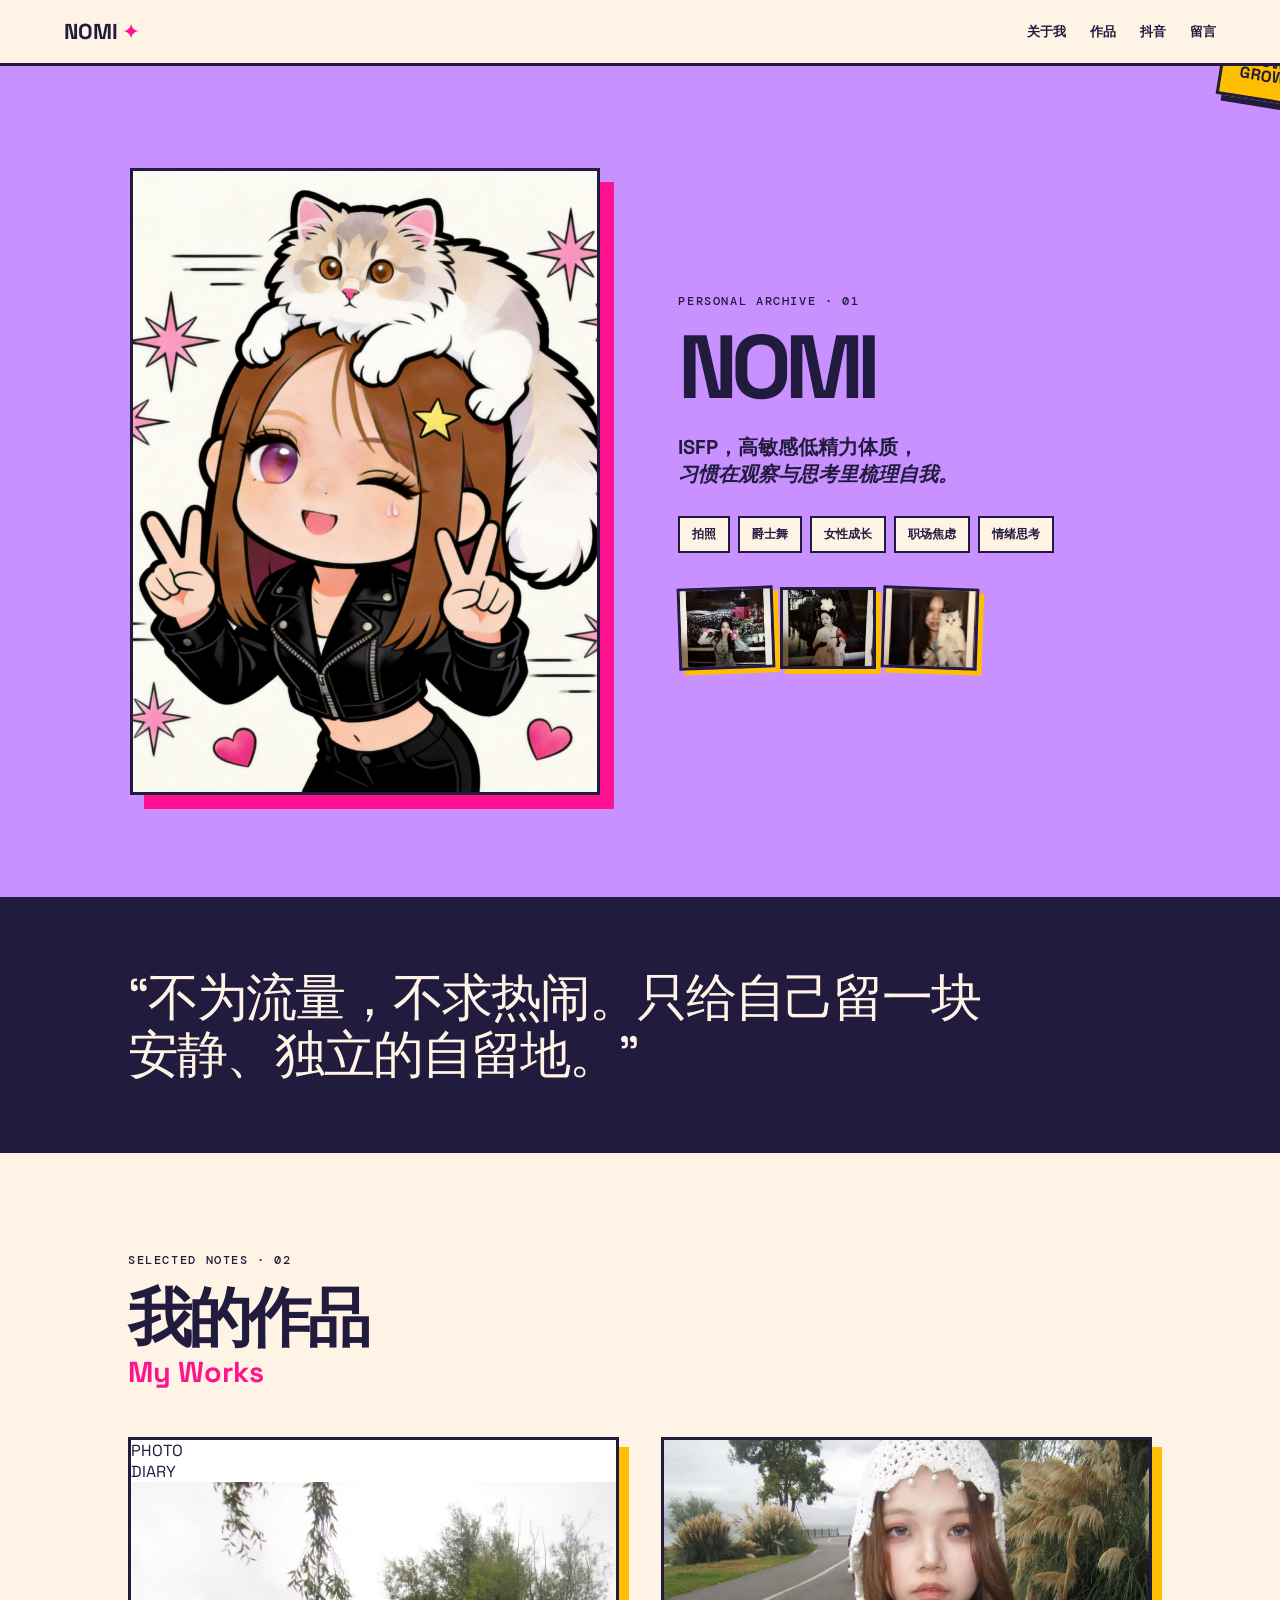
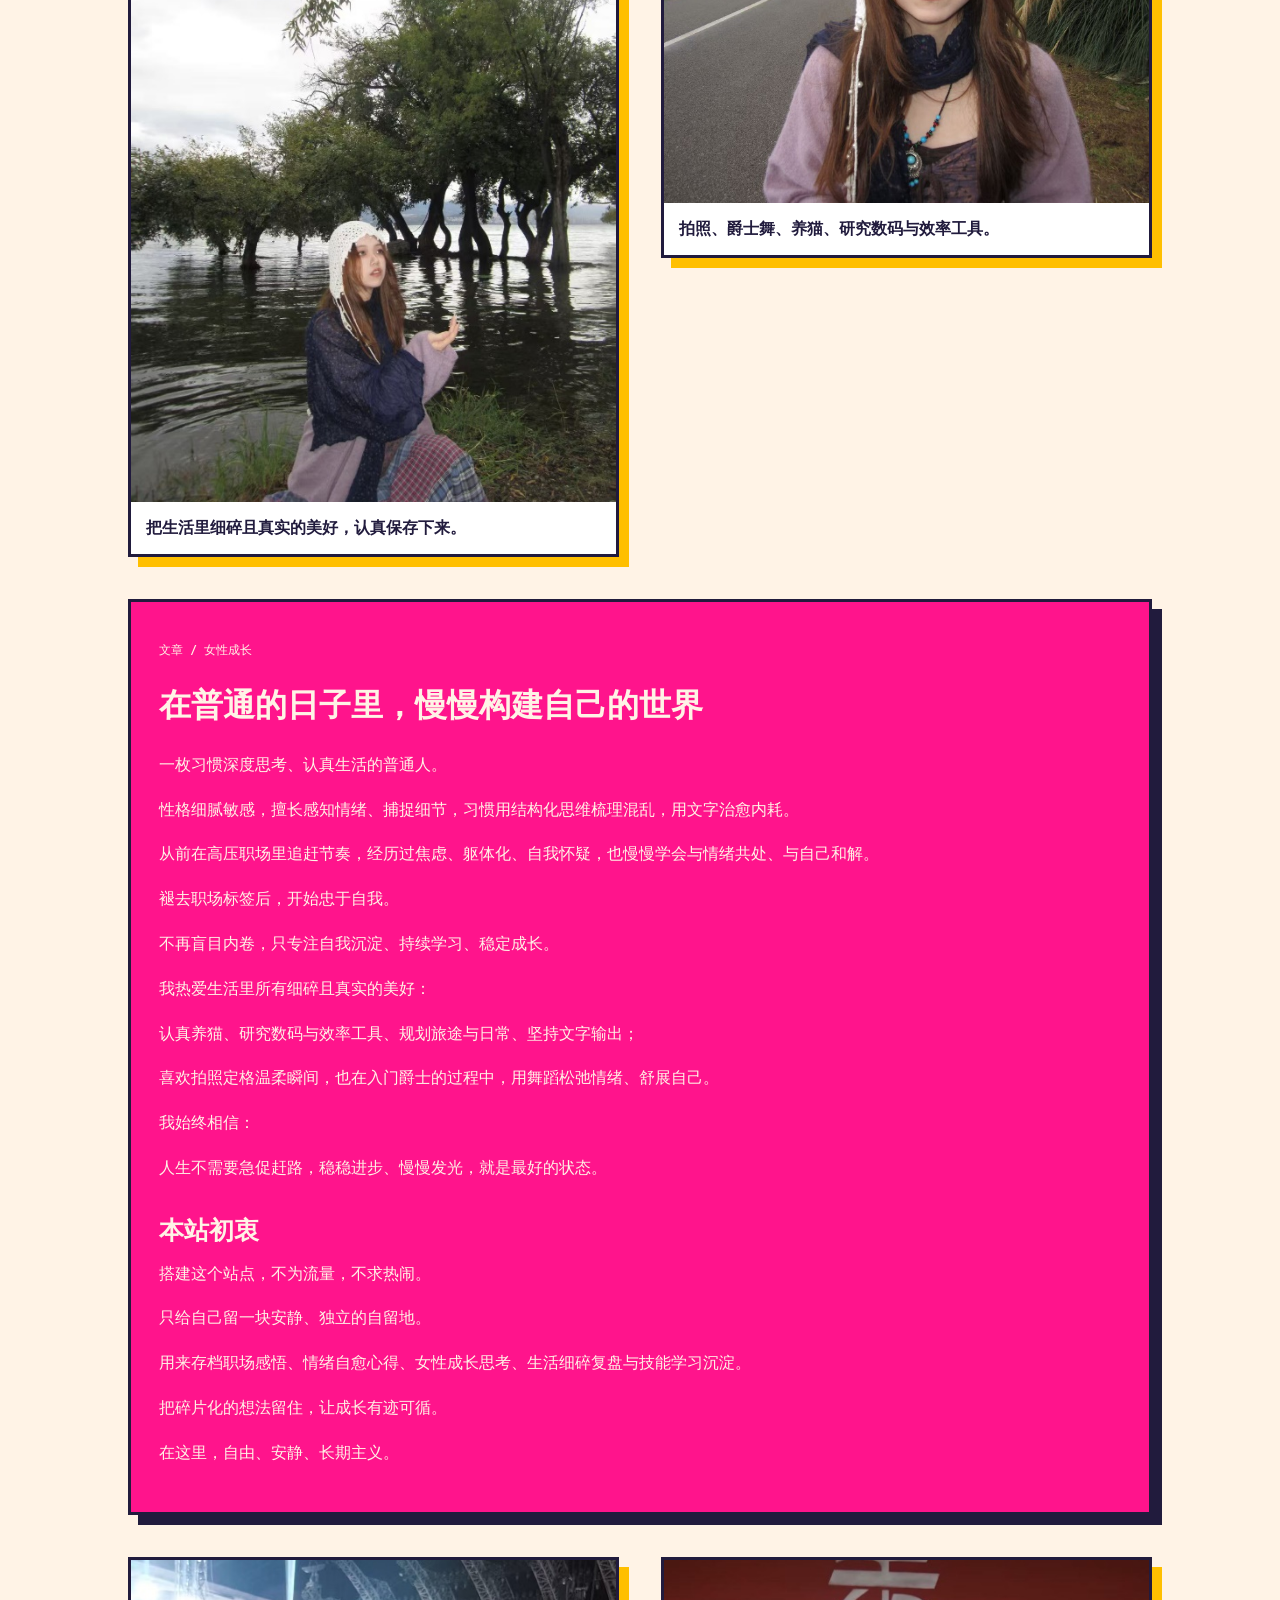
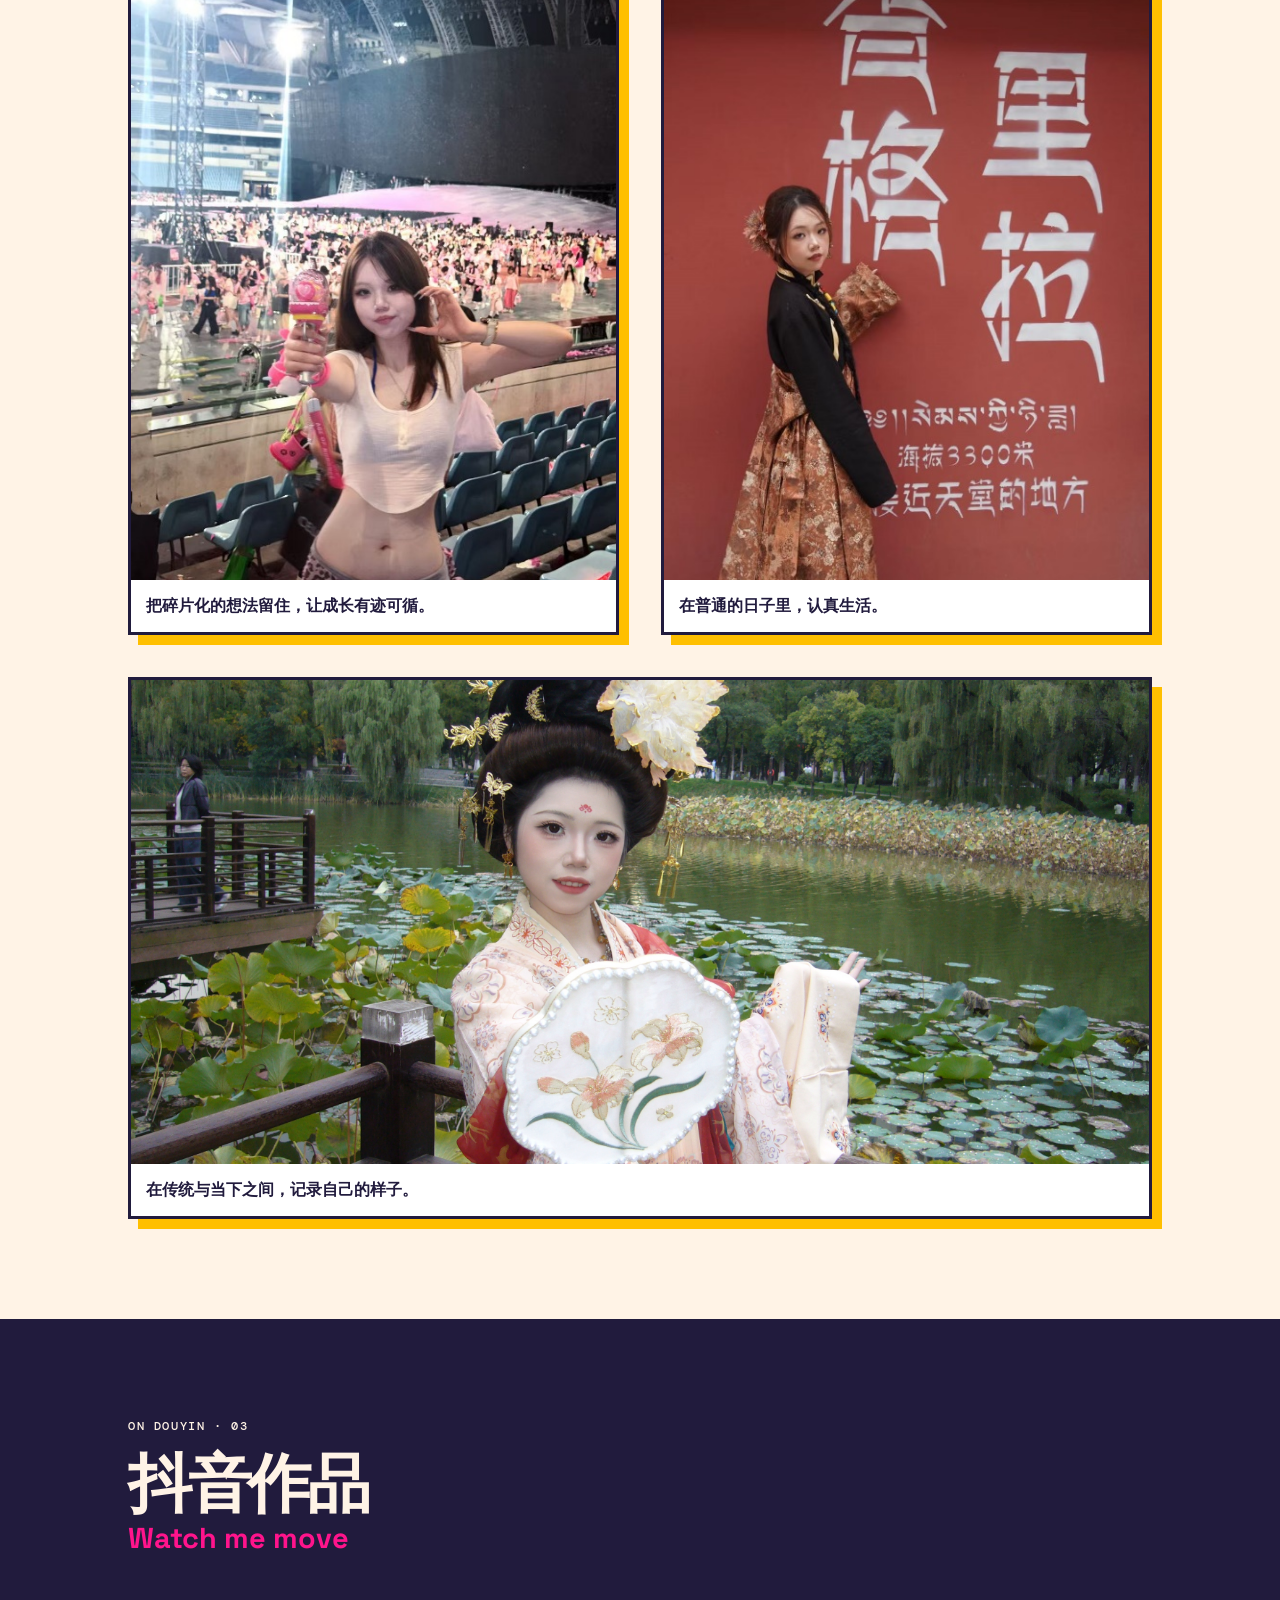
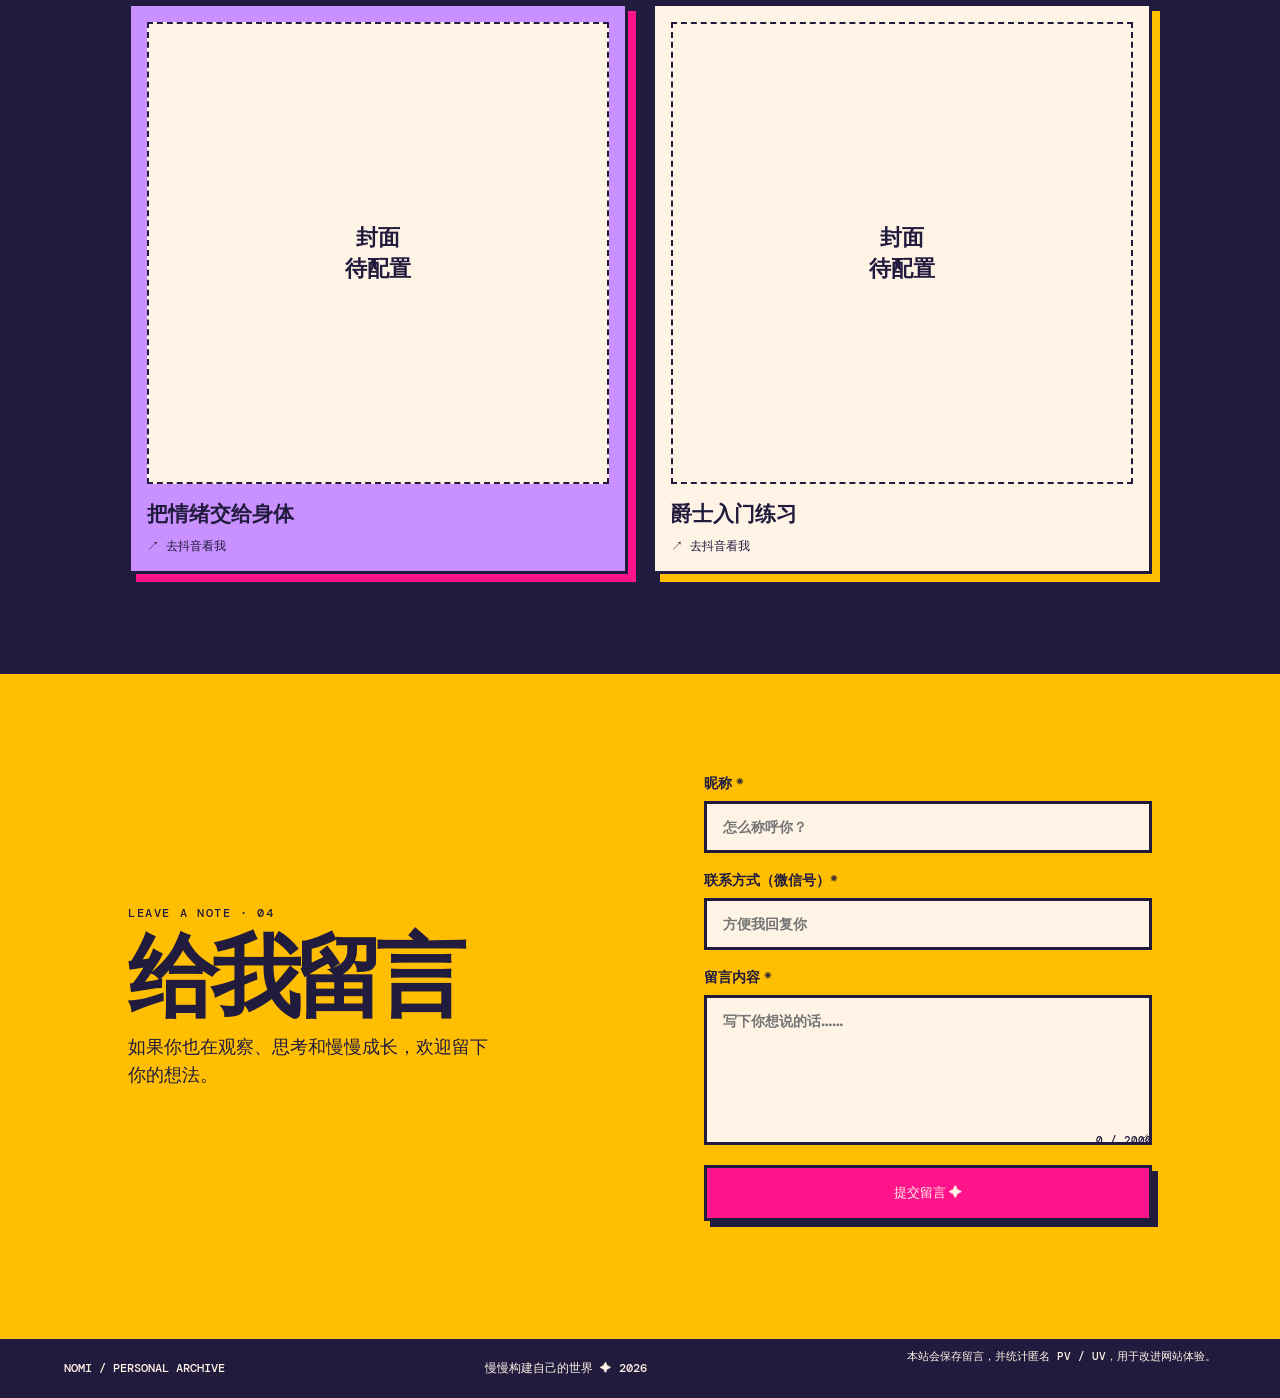
<file: public/index.html>
<!doctype html><html lang="zh-CN"><head><meta charset="UTF-8"><meta name="viewport" content="width=device-width,initial-scale=1"><title>NOMI · 慢慢构建自己的世界</title><meta name="description" content="NOMI 的个人作品与思考存档。"><link rel="stylesheet" href="./style.css"></head><body><a class="skip-link" href="#top">跳到主要内容</a><div class="noise"></div><header class="topbar"><a class="logo" href="#top">NOMI<span>✦</span></a><nav><a href="#about">关于我</a><a href="#works">作品</a><a href="#douyin">抖音</a><a href="#contact">留言</a></nav></header><main id="top" tabindex="-1"><section class="hero" id="about"><div class="hero-art"><div class="burst">SLOW<br>GROW</div><img src="./assets/ip-nomi.jpg" alt="NOMI 个人动漫形象"></div><div class="hero-copy"><p class="eyebrow">PERSONAL ARCHIVE · 01</p><h1>NOMI</h1><p class="lead">ISFP，高敏感低精力体质，<br><em>习惯在观察与思考里梳理自我。</em></p><div class="chips"><span>拍照</span><span>爵士舞</span><span>女性成长</span><span>职场焦虑</span><span>情绪思考</span></div><div class="hero-collage"><img src="./assets/new-1.jpg" alt="生活照片"><img src="./assets/hero-photo-2.png" alt="汉服照片"><img src="./assets/new-3.jpg" loading="lazy" alt="与猫咪的照片"></div></div></section><section class="manifesto"><p>“不为流量，不求热闹。只给自己留一块安静、独立的自留地。”</p></section><section id="works" class="section"><div class="section-head"><p class="eyebrow">SELECTED NOTES · 02</p><h2>我的作品 <span>My Works</span></h2></div><div class="work-stream"><article class="photo-card"><div class="sticker">PHOTO<br>DIARY</div><img src="./assets/word-works/image1.jpeg" loading="lazy" loading="lazy" alt="生活照片作品"><p class="caption">把生活里细碎且真实的美好，认真保存下来。</p></article><article class="photo-card offset"><img src="./assets/word-works/image2.jpeg" loading="lazy" alt="生活与创作照片"><p class="caption">拍照、爵士舞、养猫、研究数码与效率工具。</p></article><article class="essay-card"><p class="essay-tag">文章 / 女性成长</p><h3>在普通的日子里，慢慢构建自己的世界</h3><p>一枚习惯深度思考、认真生活的普通人。</p><p>性格细腻敏感，擅长感知情绪、捕捉细节，习惯用结构化思维梳理混乱，用文字治愈内耗。</p><p>从前在高压职场里追赶节奏，经历过焦虑、躯体化、自我怀疑，也慢慢学会与情绪共处、与自己和解。</p><p>褪去职场标签后，开始忠于自我。</p><p>不再盲目内卷，只专注自我沉淀、持续学习、稳定成长。</p><p>我热爱生活里所有细碎且真实的美好：</p><p>认真养猫、研究数码与效率工具、规划旅途与日常、坚持文字输出；</p><p>喜欢拍照定格温柔瞬间，也在入门爵士的过程中，用舞蹈松弛情绪、舒展自己。</p><p>我始终相信：</p><p>人生不需要急促赶路，稳稳进步、慢慢发光，就是最好的状态。</p><h3 class="subheading">本站初衷</h3><p>搭建这个站点，不为流量，不求热闹。</p><p>只给自己留一块安静、独立的自留地。</p><p>用来存档职场感悟、情绪自愈心得、女性成长思考、生活细碎复盘与技能学习沉淀。</p><p>把碎片化的想法留住，让成长有迹可循。</p><p>在这里，自由、安静、长期主义。</p></article><article class="photo-card"><img src="./assets/word-works/image3.jpeg" alt="生活照片作品"><p class="caption">把碎片化的想法留住，让成长有迹可循。</p></article><article class="photo-card offset"><img src="./assets/word-works/image4.jpeg" alt="生活照片作品"><p class="caption">在普通的日子里，认真生活。</p></article><article class="photo-card full-photo"><img src="./assets/hanfu-lotus.jpg" loading="lazy" alt="荷花池汉服照片"><p class="caption">在传统与当下之间，记录自己的样子。</p></article></div></section><section id="douyin" class="section dark-section"><div class="section-head"><p class="eyebrow">ON DOUYIN · 03</p><h2>抖音作品 <span>Watch me move</span></h2></div><div class="douyin-grid"><a class="douyin-card" target="_blank" rel="noreferrer" href="https://www.douyin.com/user/MS4wLjABAAAA7CBclYMzZYaWXAc4nEXGgOgxKrZz8ZyP8JRMrBO0W92dmc6gz2c_M6yRT-xk51Pf?from_tab_name=main"><div class="douyin-placeholder">封面<br>待配置</div><b>把情绪交给身体</b><span>↗ 去抖音看我</span></a><a class="douyin-card pink" target="_blank" rel="noreferrer" href="https://www.douyin.com/user/MS4wLjABAAAA7CBclYMzZYaWXAc4nEXGgOgxKrZz8ZyP8JRMrBO0W92dmc6gz2c_M6yRT-xk51Pf?from_tab_name=main"><div class="douyin-placeholder">封面<br>待配置</div><b>爵士入门练习</b><span>↗ 去抖音看我</span></a></div></section><section id="contact" class="section contact"><div><p class="eyebrow">LEAVE A NOTE · 04</p><h2>给我留言</h2><p>如果你也在观察、思考和慢慢成长，欢迎留下你的想法。</p></div><form id="message-form" data-web3forms-key="63459677-7651-4aaa-8403-f41878eff39a" novalidate><label>昵称 *<input name="name" maxlength="30" required placeholder="怎么称呼你？"></label><label>联系方式（微信号）*<input name="wechat" maxlength="50" required placeholder="方便我回复你"></label><label>留言内容 *<textarea name="message" maxlength="2000" required placeholder="写下你想说的话……"></textarea><small><span id="count">0</span> / 2000</small></label><button type="submit">提交留言 <span>✦</span></button><p id="form-status" role="status" aria-live="polite"></p></form></section></main><footer><span>NOMI / PERSONAL ARCHIVE</span><span>慢慢构建自己的世界 ✦ 2026</span><small>本站会保存留言，并统计匿名 PV / UV，用于改进网站体验。</small></footer><script type="module" src="./app.js"></script></body></html>
</file>
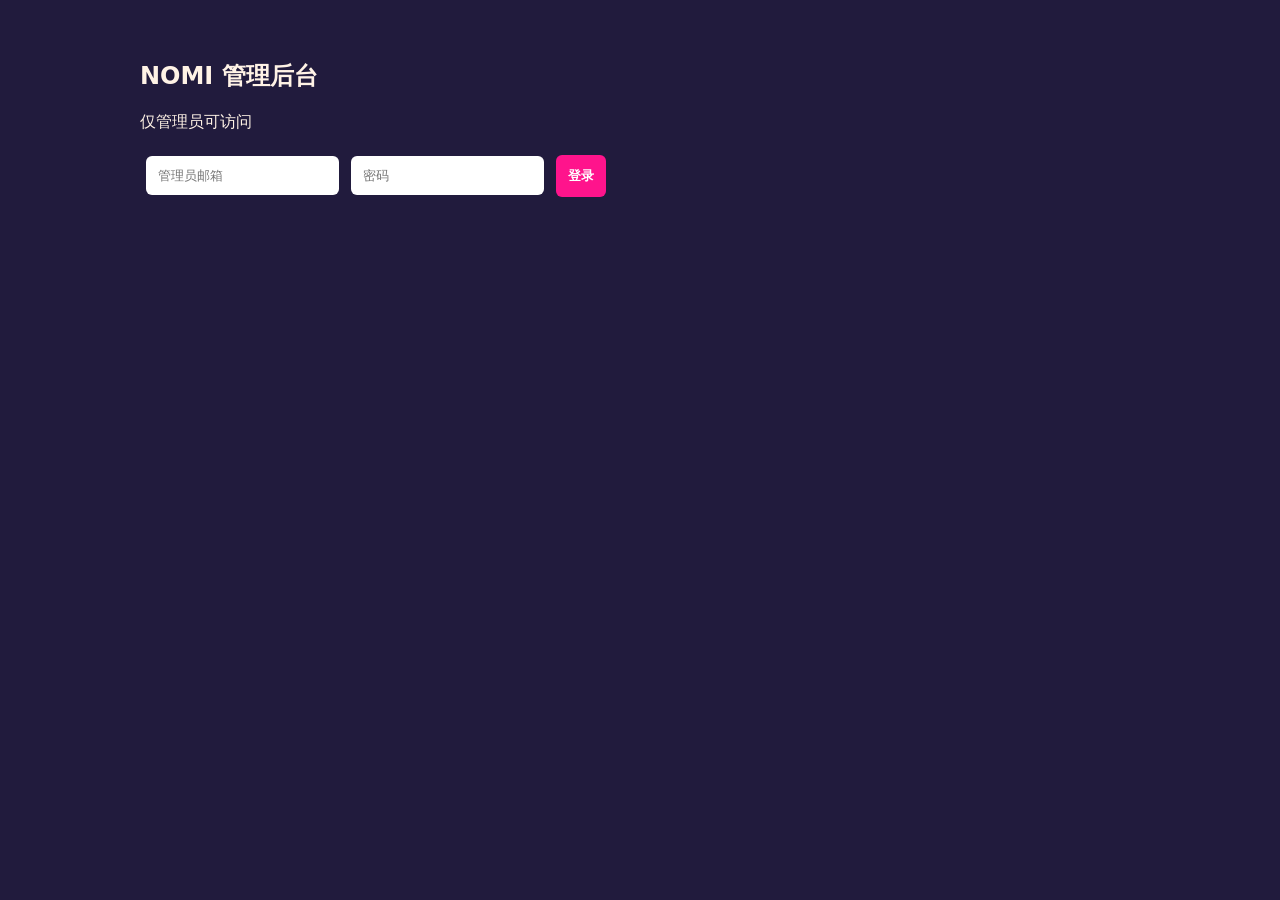
<file: public/admin.html>
<!doctype html><meta charset="utf-8"><meta name="viewport" content="width=device-width,initial-scale=1"><title>NOMI 管理后台</title><style>body{font:16px system-ui;background:#211b3d;color:#fff3e6;margin:0}main{max-width:1000px;margin:auto;padding:40px}input,button{padding:12px;margin:6px;border-radius:6px;border:0}button{background:#ff148c;color:white;font-weight:700}.stats{display:grid;grid-template-columns:repeat(4,1fr);gap:12px}.stats article,.message{background:#342b57;padding:20px;border:1px solid #c990ff;border-radius:8px}.stats b,.stats span{display:block}.stats b{font-size:2rem}.message{margin:10px 0}.message button{float:right}@media(max-width:700px){.stats{grid-template-columns:repeat(2,1fr)}main{padding:20px}}.trend{display:flex;align-items:end;gap:8px;min-height:180px;padding:16px 8px;overflow-x:auto;background:#342b57;border:1px solid #c990ff;border-radius:8px}.bar{min-width:42px;text-align:center;font-size:.72rem}.bar i{display:block;min-height:4px;background:#ff148c;border:1px solid #fff3e6;margin-bottom:6px}.bar span{display:block}.bar small{display:block;color:#c990ff}</style><main><section id="login"><h1>NOMI 管理后台</h1><p>仅管理员可访问</p><form id="login-form" action="#" novalidate><input type="email" placeholder="管理员邮箱" required><input type="password" placeholder="密码" required><button>登录</button><p id="login-status"></p></form></section><section id="dashboard" hidden><header><h1>数据看板</h1><button id="logout">退出</button></header><div class="stats"><article><b id="pv">0</b><span>PV</span></article><article><b id="uv">0</b><span>UV</span></article><article><b id="total">0</b><span>留言总数</span></article><article><b id="unread">0</b><span>未读</span></article></div><h2>按日访问趋势</h2><div id="trend" class="trend"></div><h2>留言管理</h2><div class="filters"><input id="search" placeholder="搜索昵称、微信号或内容"><select id="status-filter"><option value="all">全部状态</option><option value="unread">未读</option><option value="read">已读</option></select><input id="date-filter" type="date"></div><div id="messages" aria-live="polite"></div></section></main><script src="./admin.js"></script>
</file>
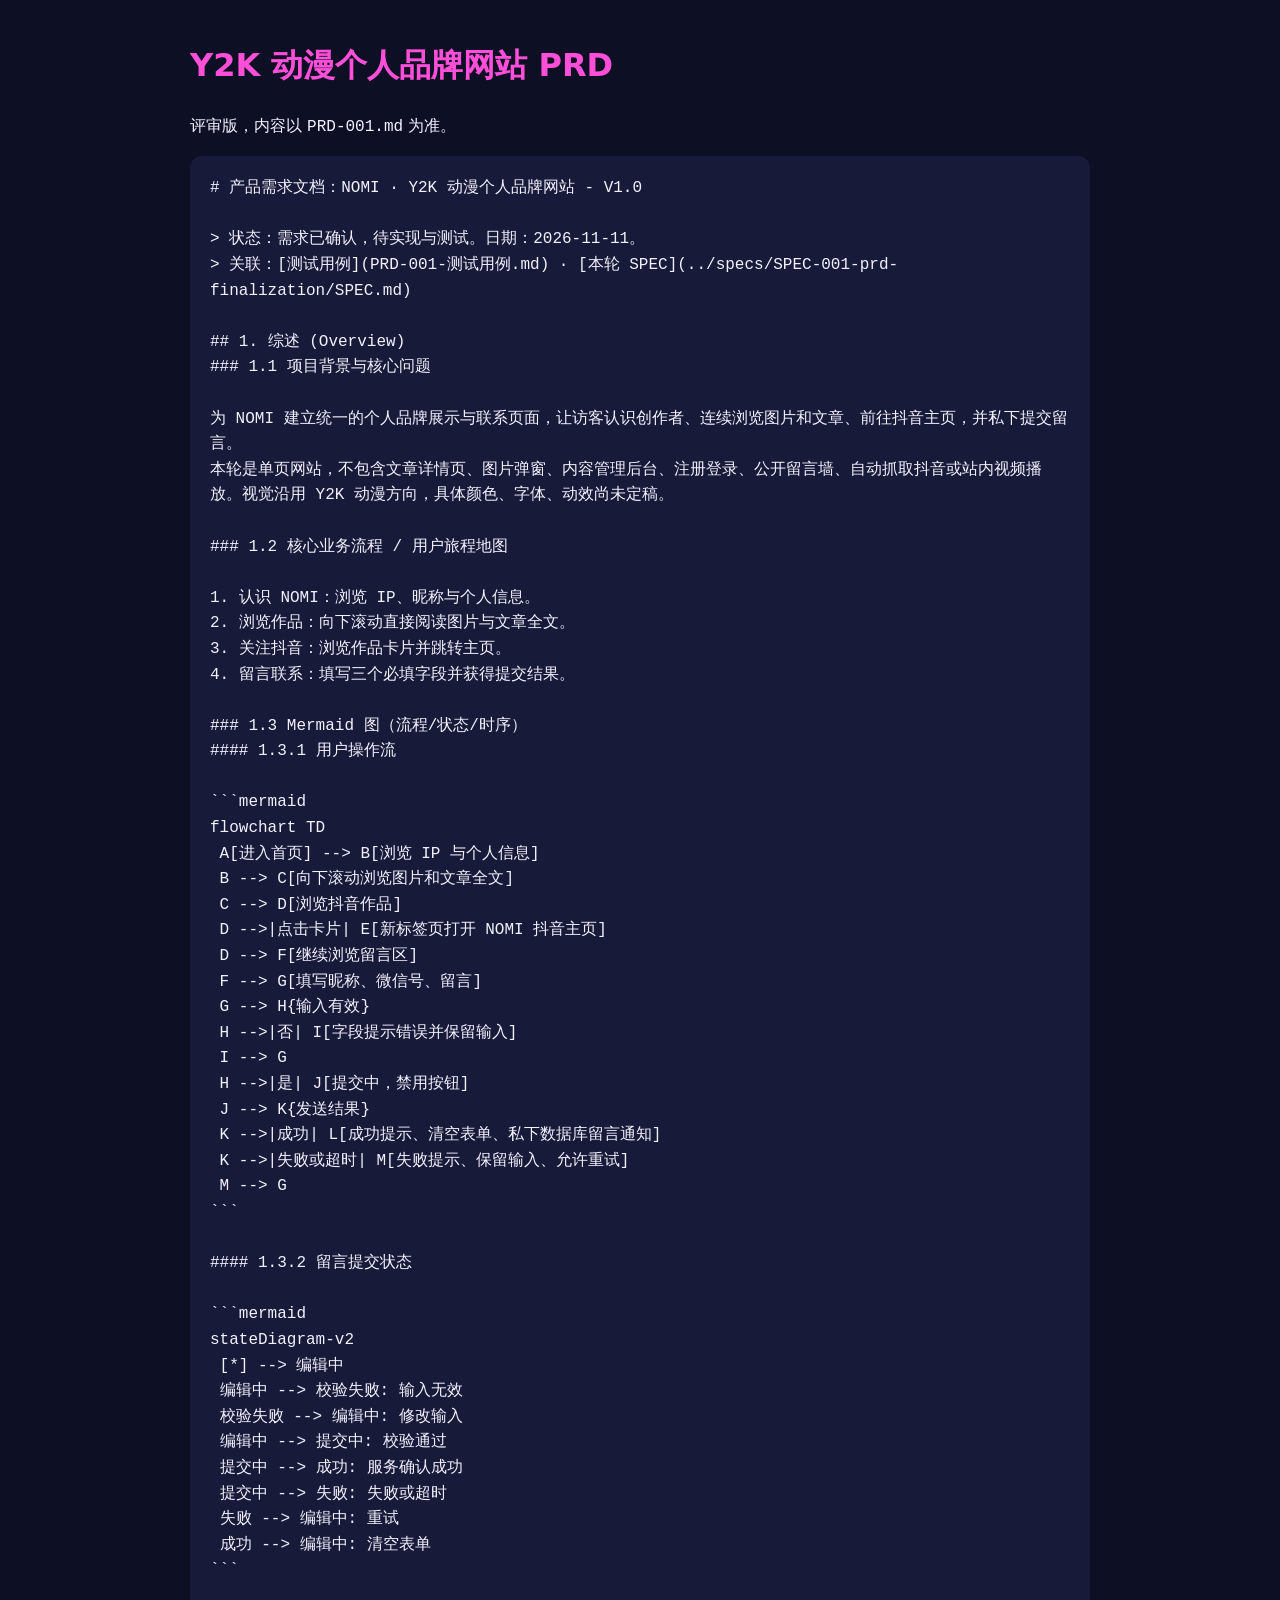
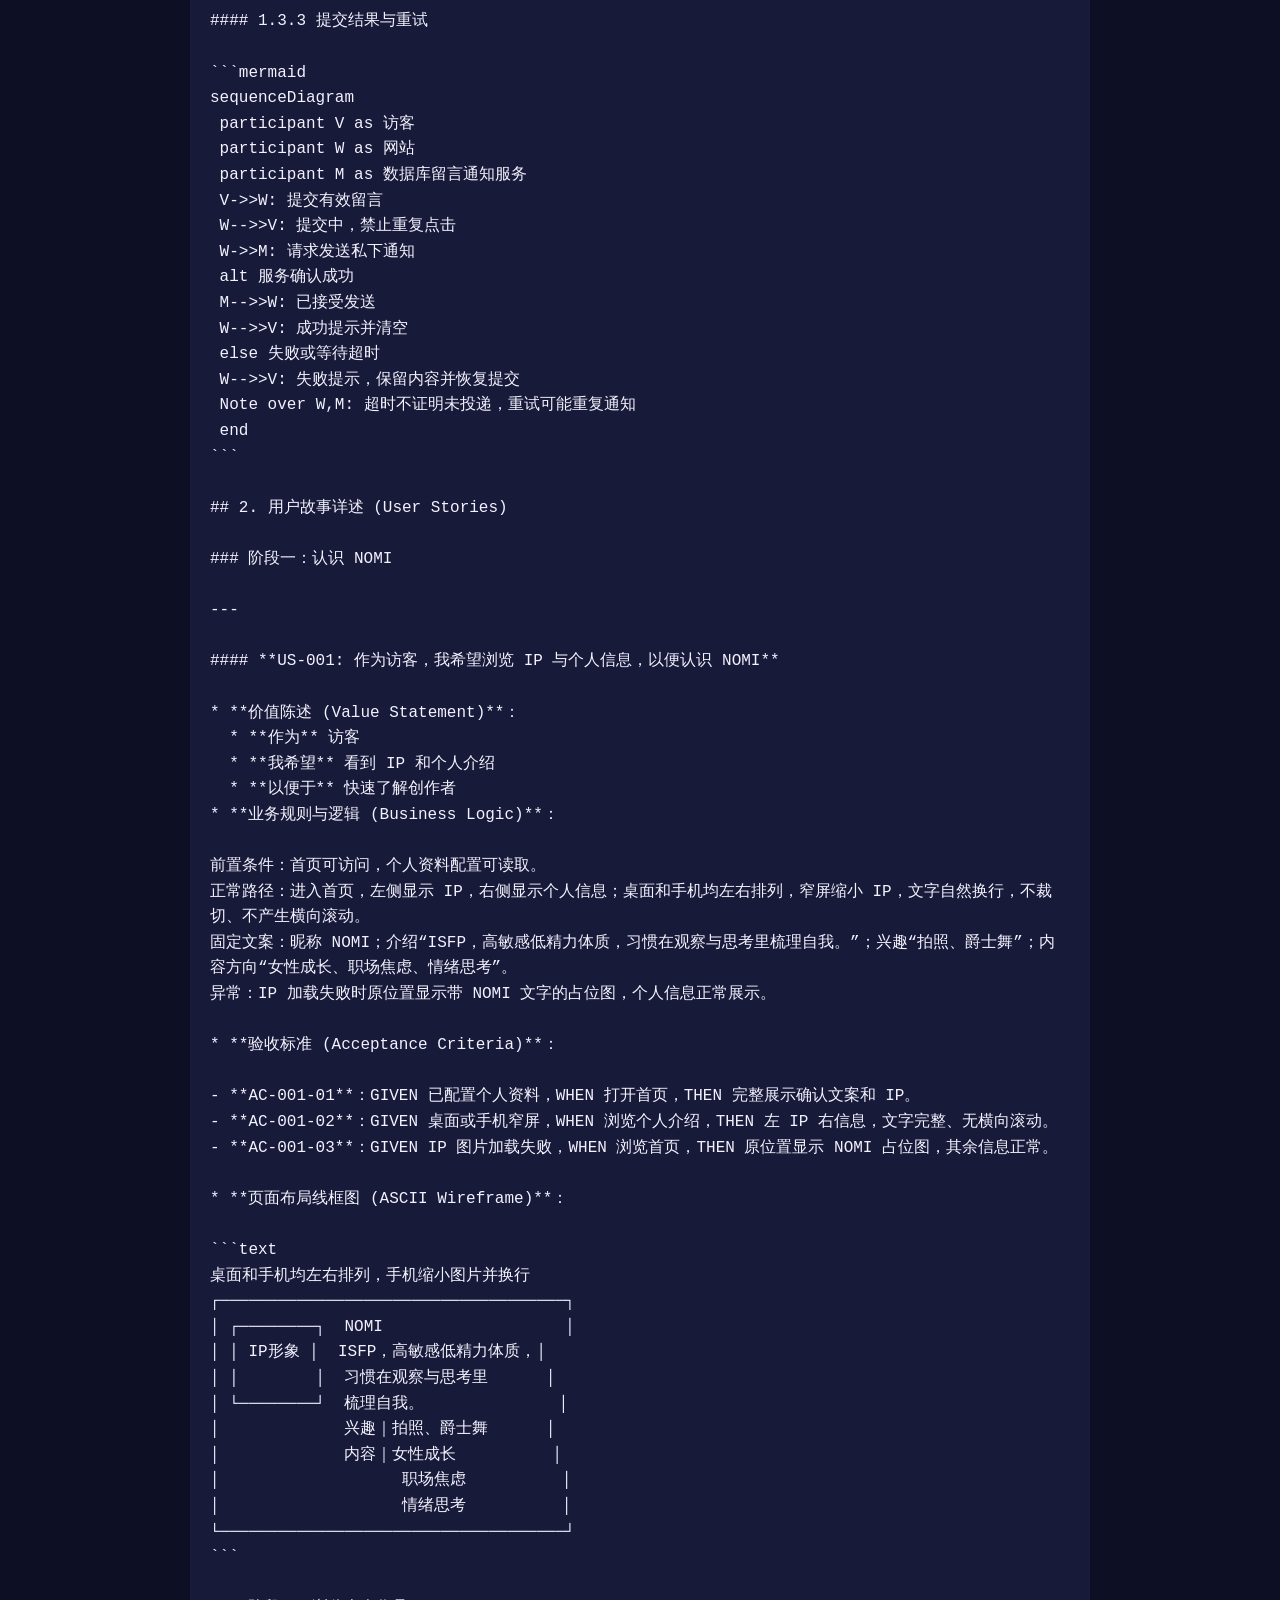
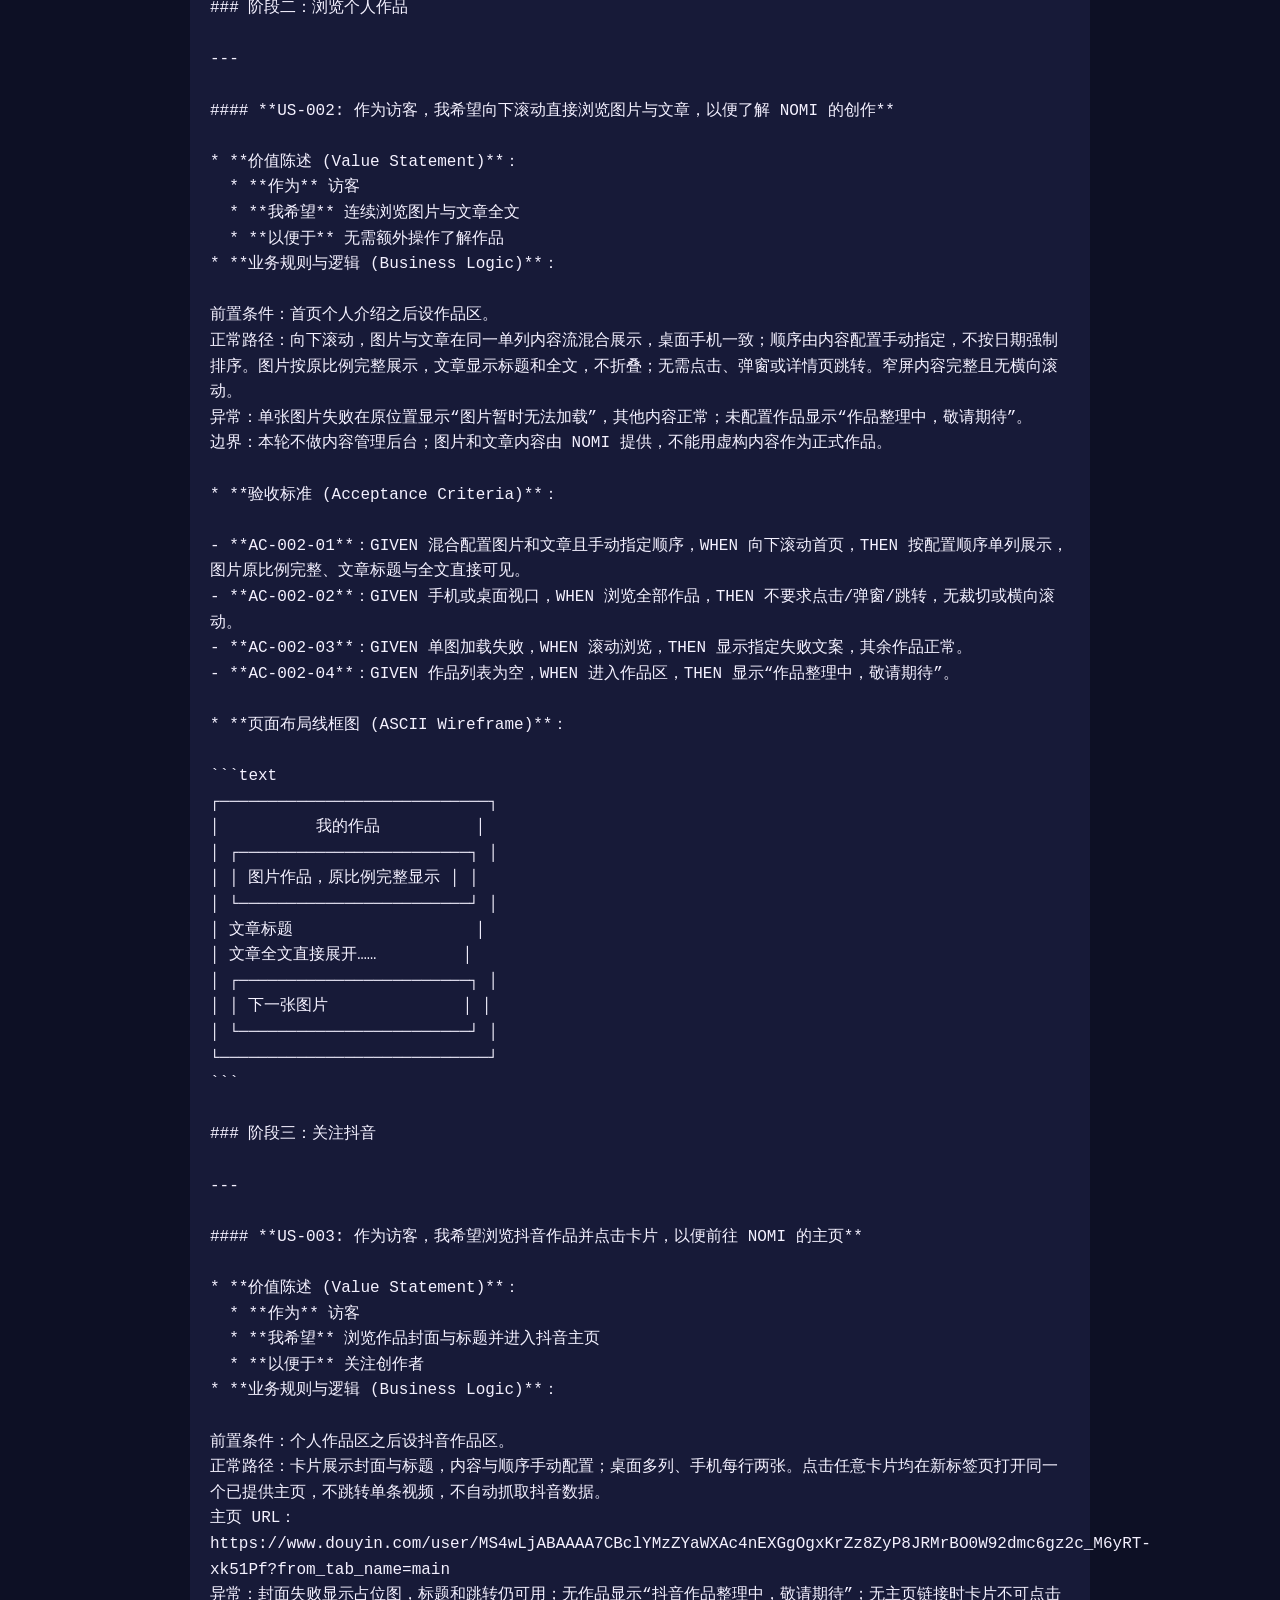
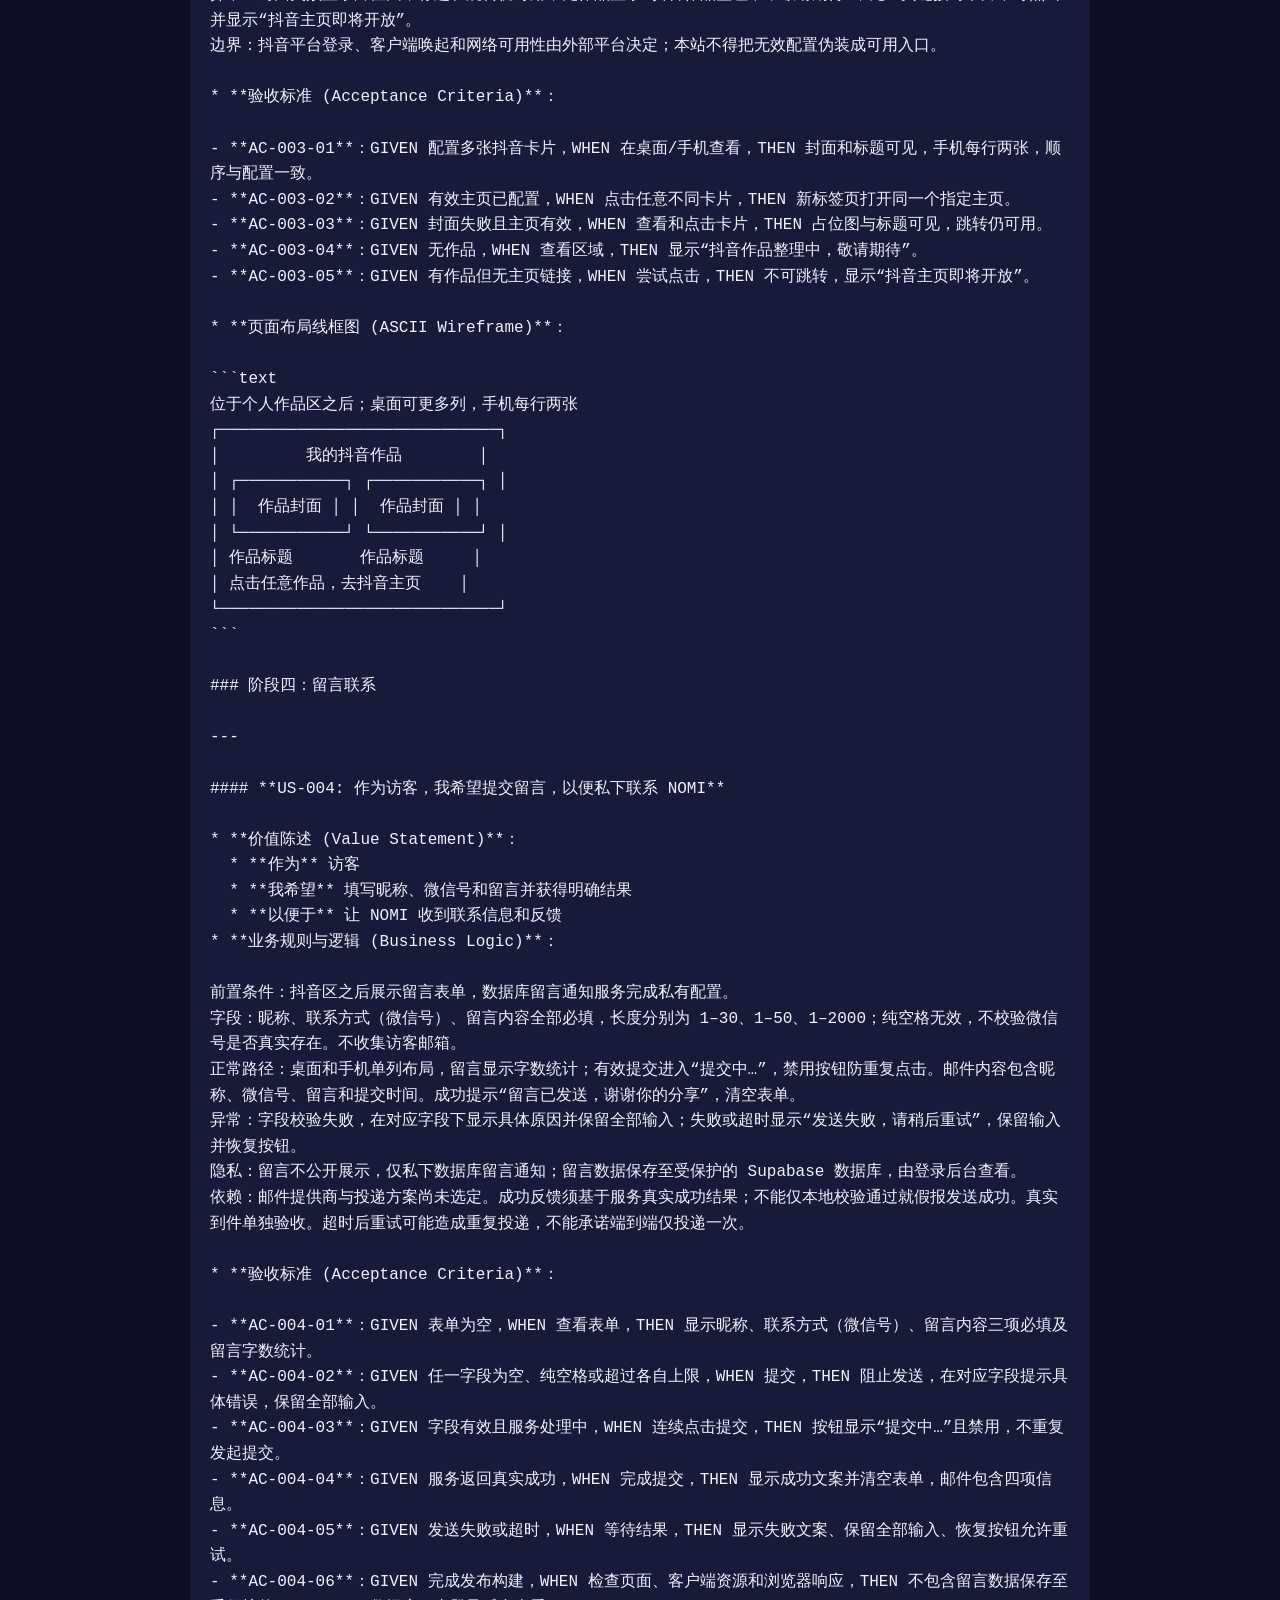
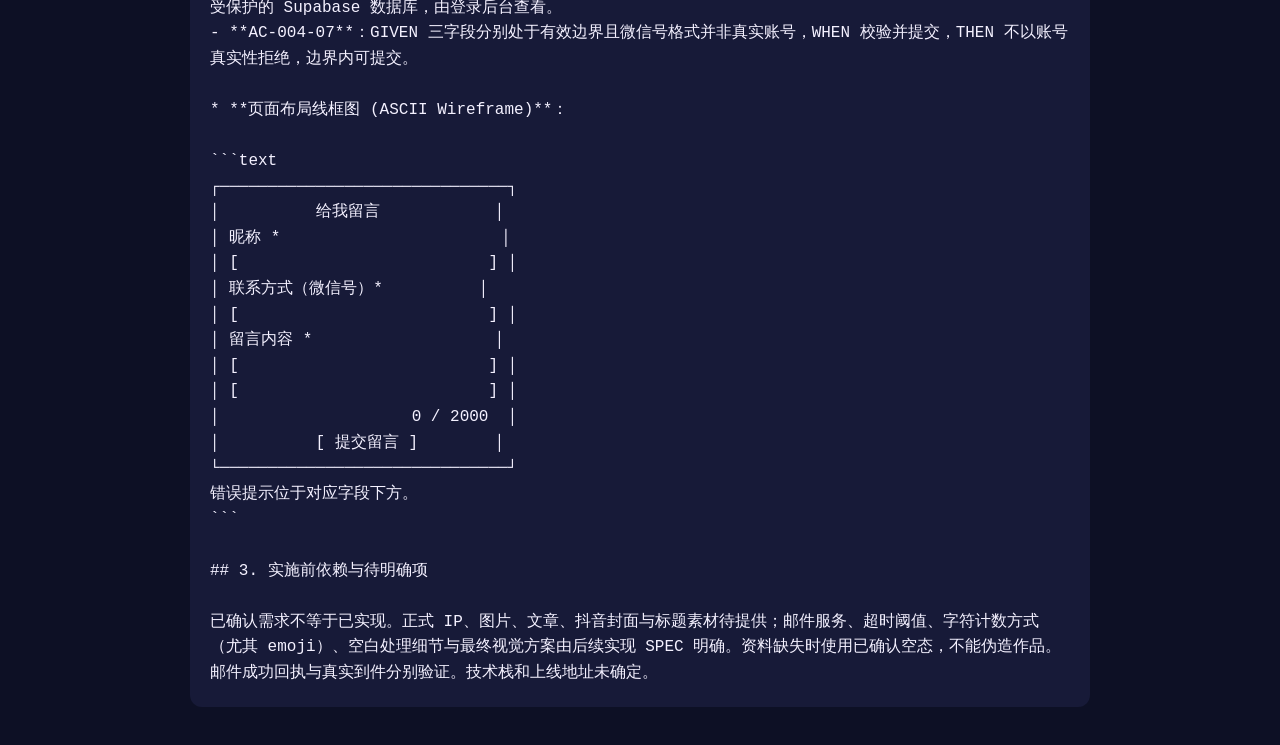
<file: docs/prd/PRD-001-review.html>
﻿<!doctype html><meta charset="utf-8"><title>PRD-001</title><style>body{font:16px/1.6 system-ui;max-width:900px;margin:40px auto;padding:0 20px;background:#0d1025;color:#f4f1ff}pre{white-space:pre-wrap;background:#171a38;padding:20px;border-radius:12px}h1{color:#ff4fd8}</style><main><h1>Y2K 动漫个人品牌网站 PRD</h1><p>评审版，内容以 <code>PRD-001.md</code> 为准。</p><pre id="doc"></pre></main><script>fetch('PRD-001.md').then(r=>r.text()).then(t=>doc.textContent=t)</script>
</file>
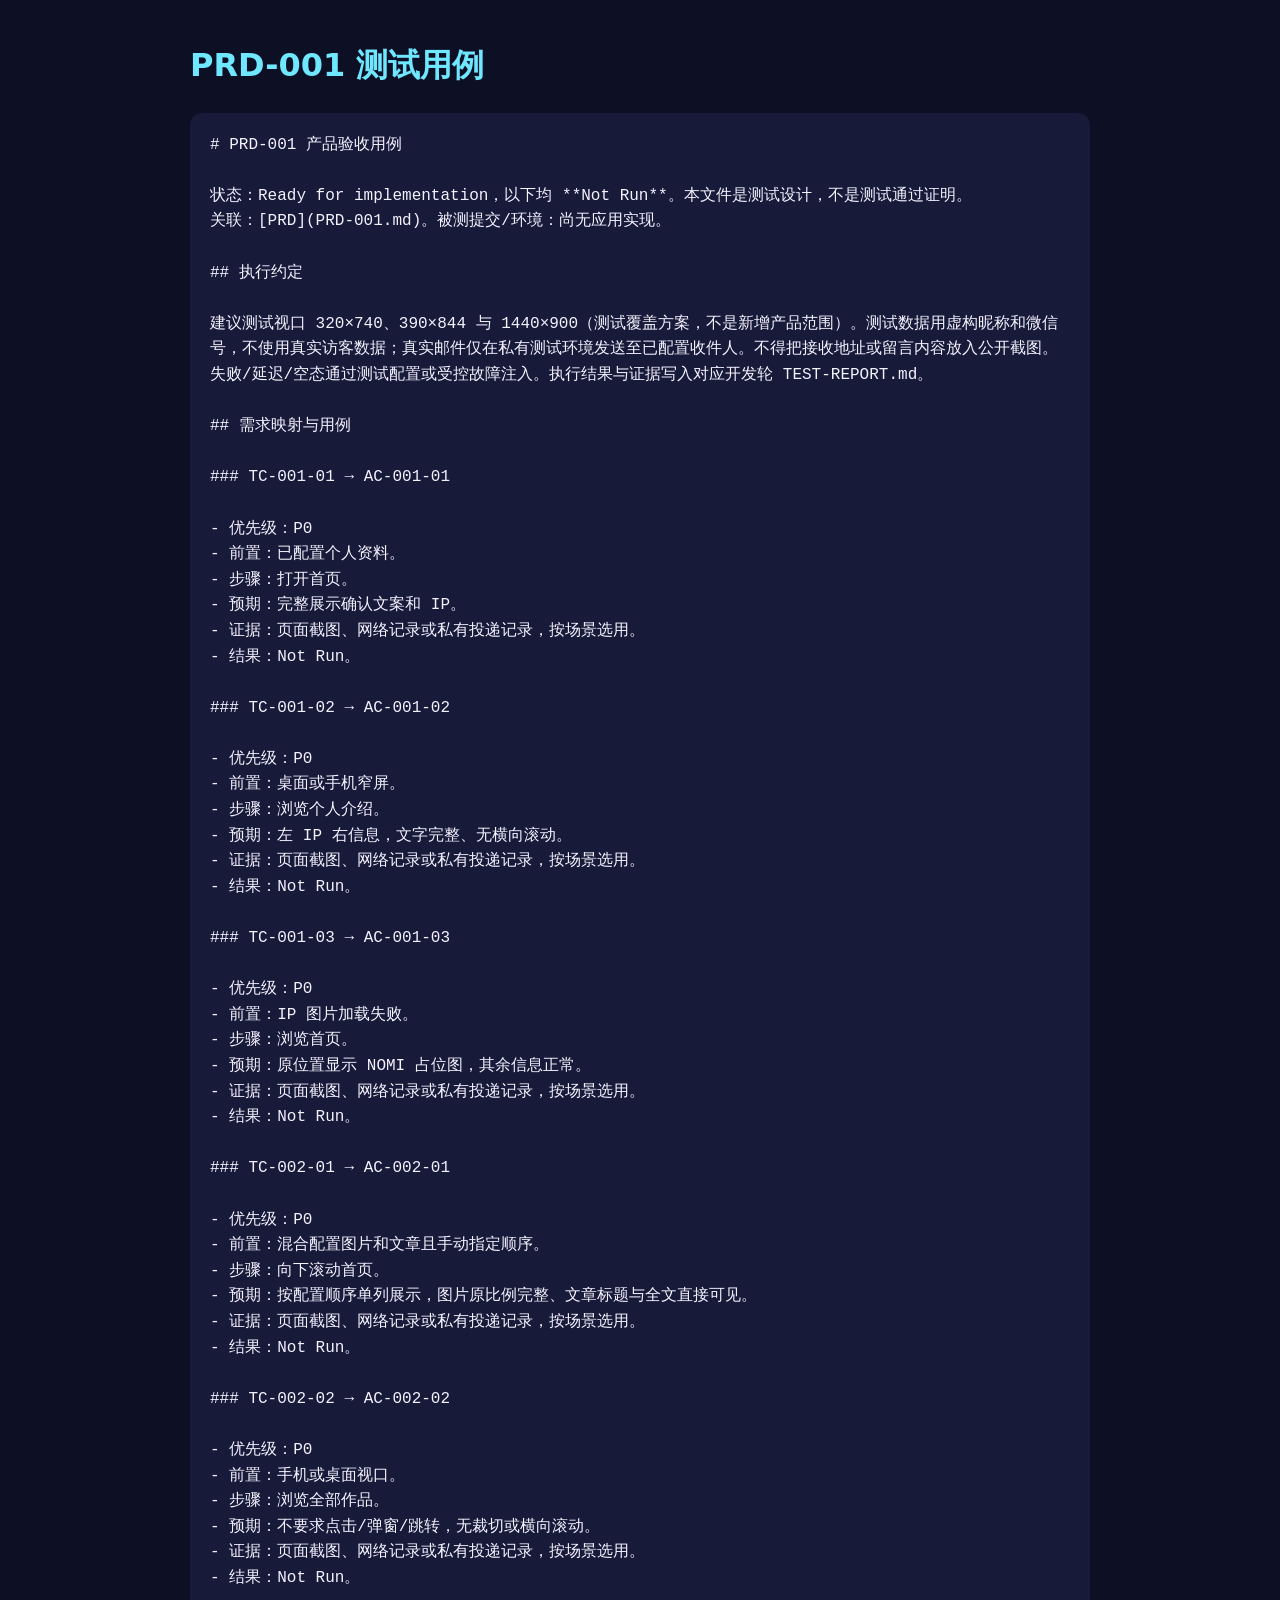
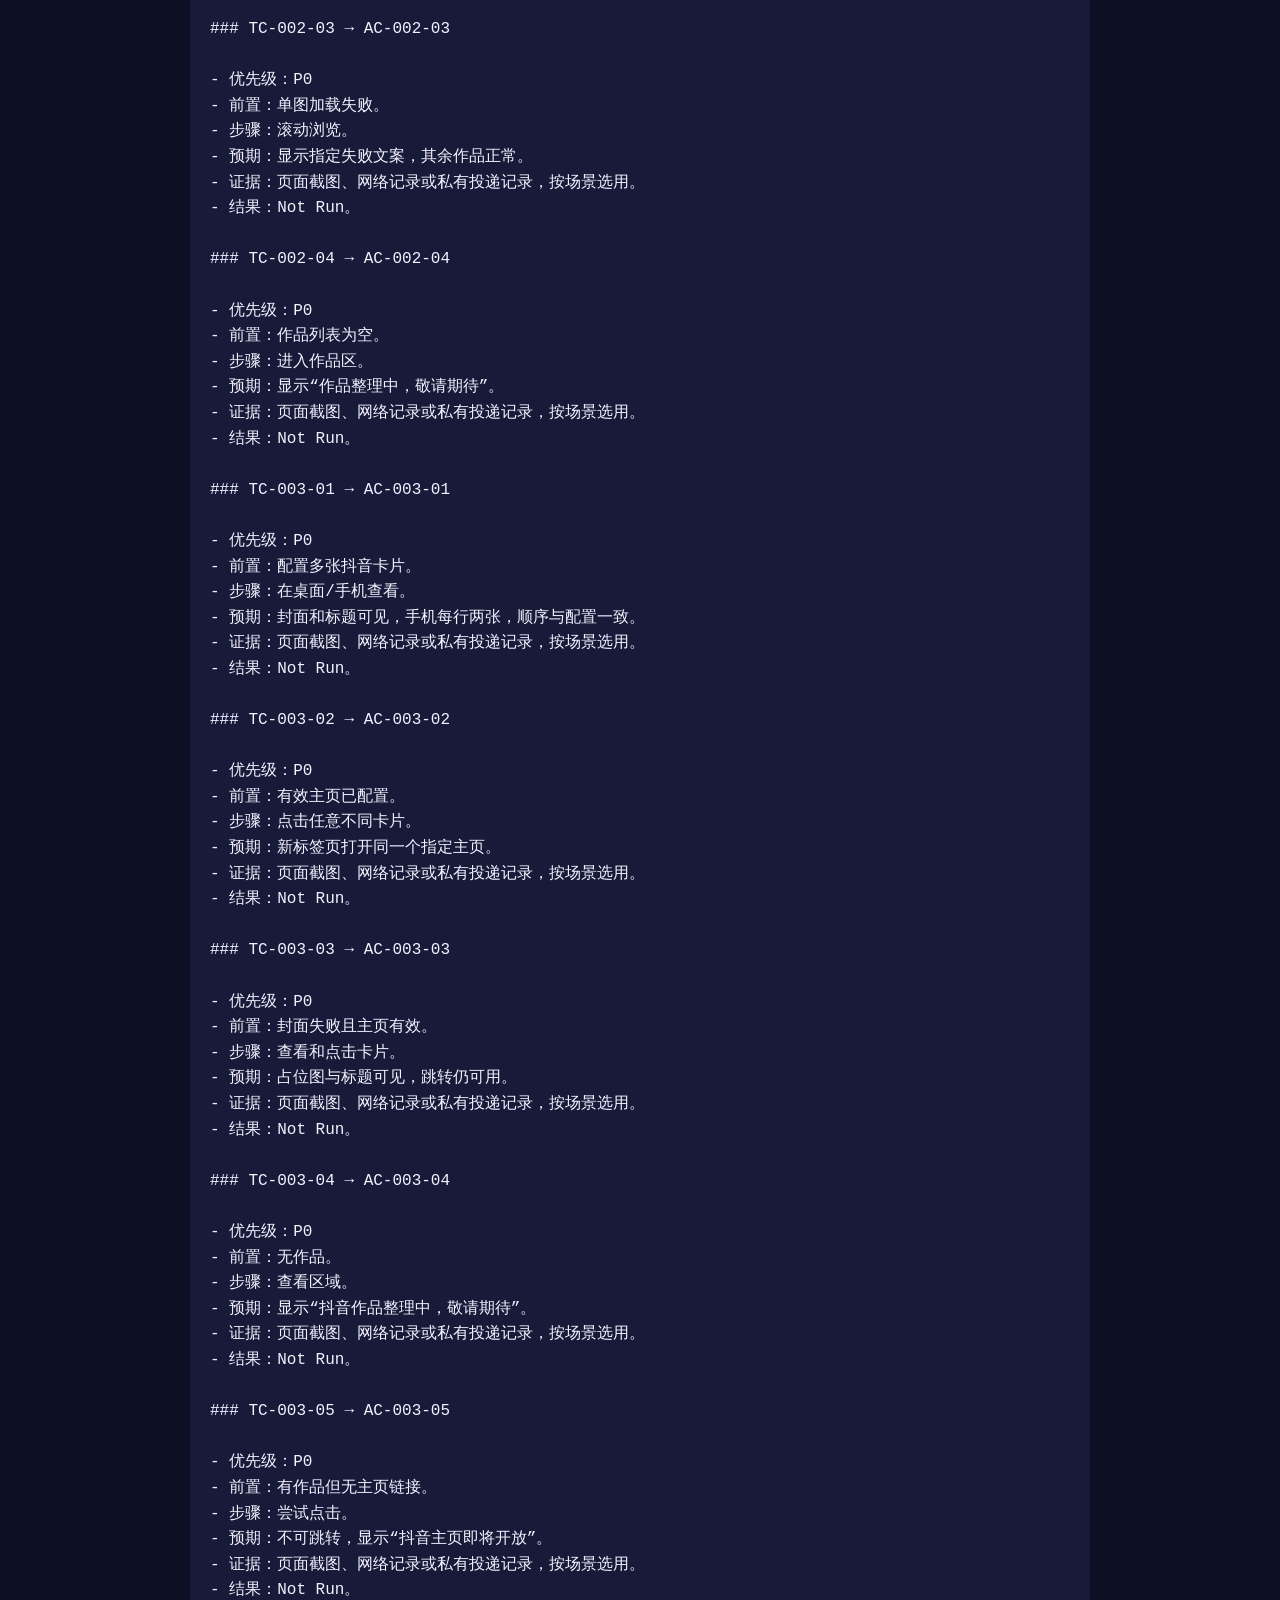
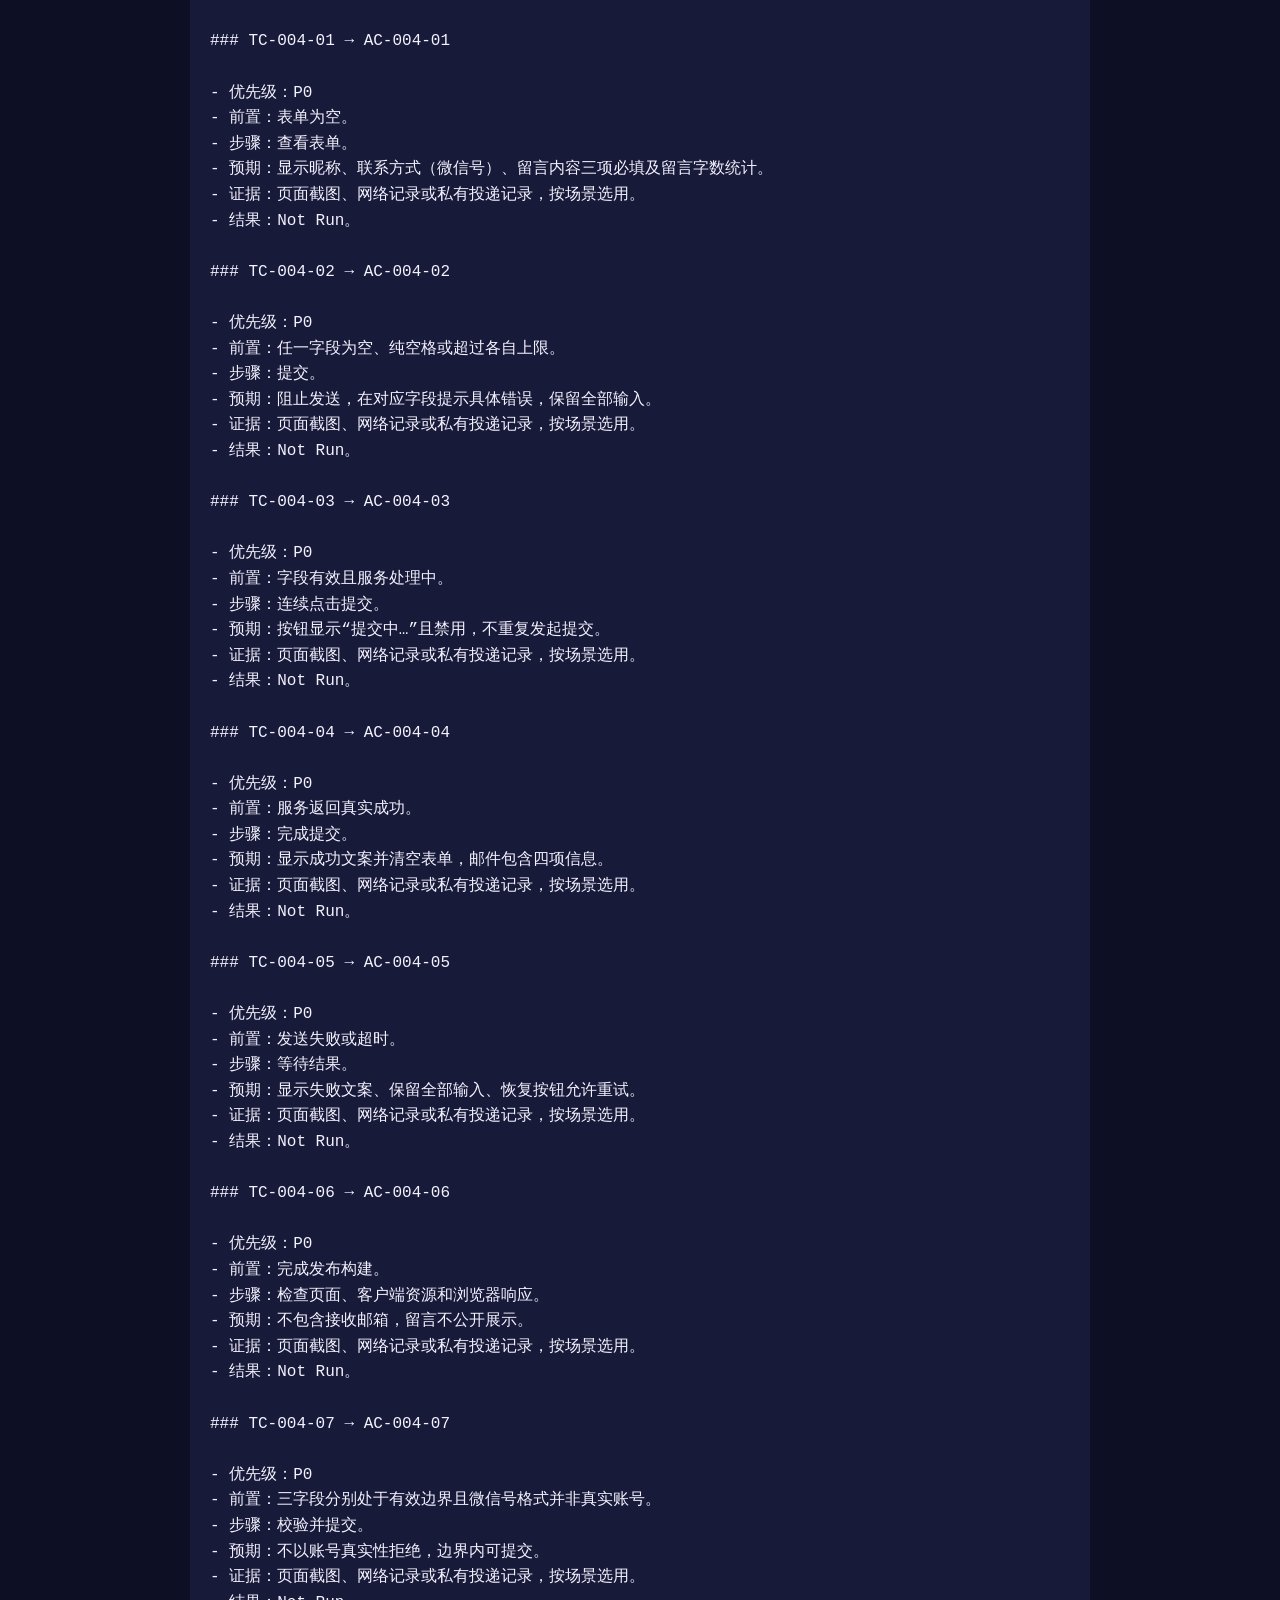
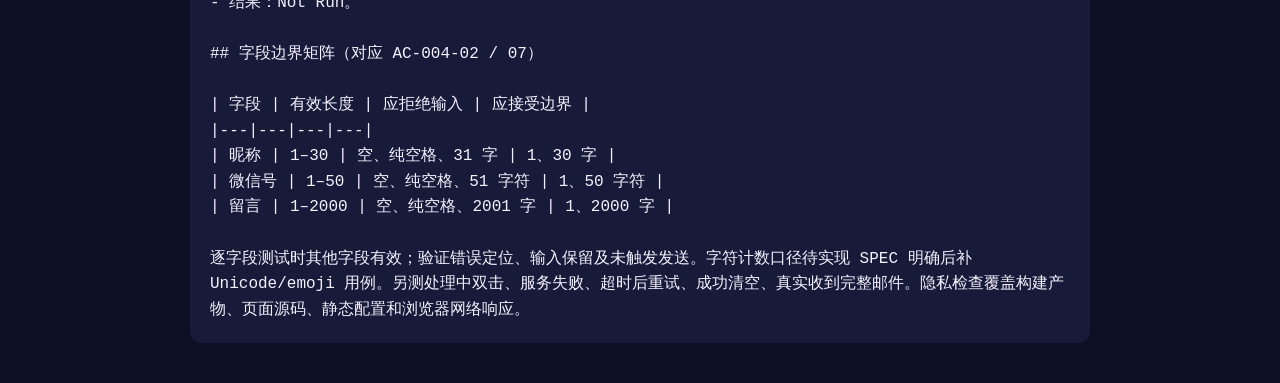
<file: docs/prd/PRD-001-测试用例-review.html>
﻿<!doctype html><meta charset="utf-8"><title>PRD-001 测试用例</title><style>body{font:16px/1.6 system-ui;max-width:900px;margin:40px auto;padding:0 20px;background:#0d1025;color:#f4f1ff}pre{white-space:pre-wrap;background:#171a38;padding:20px;border-radius:12px}h1{color:#6ee7ff}</style><main><h1>PRD-001 测试用例</h1><pre id="doc"></pre></main><script>fetch('PRD-001-测试用例.md').then(r=>r.text()).then(t=>doc.textContent=t)</script>
</file>
<file: public/style.css>
@import url('https://fonts.googleapis.com/css2?family=DM+Mono:wght@400;500&family=Space+Grotesk:wght@400;500;700&display=swap');:root{--ink:#211b3d;--lav:#c990ff;--cream:#fff3e6;--pink:#ff148c;--yellow:#ffbf00;--line:3px solid var(--ink)}*{box-sizing:border-box}html{scroll-behavior:smooth}body{margin:0;background:var(--cream);color:var(--ink);font-family:'Space Grotesk',system-ui,sans-serif}.noise{position:fixed;inset:0;pointer-events:none;opacity:.05;background-image:url("data:image/svg+xml,%3Csvg viewBox='0 0 120 120' xmlns='http://www.w3.org/2000/svg'%3E%3Cfilter id='n'%3E%3CfeTurbulence type='fractalNoise' baseFrequency='.9' numOctaves='4' stitchTiles='stitch'/%3E%3C/filter%3E%3Crect width='100%25' height='100%25' filter='url(%23n)'/%3E%3C/svg%3E")}.topbar{position:sticky;top:0;z-index:5;display:flex;justify-content:space-between;align-items:center;padding:18px 5vw;background:var(--cream);border-bottom:var(--line)}.logo{font-weight:700;font-size:1.35rem;color:var(--ink);text-decoration:none}.logo span{color:var(--pink);margin-left:4px}.topbar nav{display:flex;gap:24px}.topbar nav a{color:var(--ink);text-decoration:none;font-size:.8rem;text-transform:uppercase;font-weight:700}.hero{position:relative;min-height:78vh;display:grid;grid-template-columns:minmax(280px,1fr) minmax(300px,1fr);gap:6vw;align-items:center;padding:8vw 10vw;background:var(--lav);border-bottom:var(--line);overflow:hidden}.hero-art{position:static;max-width:470px;margin:auto}.hero-art img{display:block;width:100%;aspect-ratio:3/4;object-fit:cover;border:var(--line);box-shadow:14px 14px 0 var(--pink);filter:saturate(1.05)}.burst{position:absolute;top:-28px;right:-28px;z-index:1;background:var(--yellow);border:var(--line);padding:14px 18px;font-weight:700;line-height:.9;transform:rotate(9deg);box-shadow:6px 6px 0 var(--ink)}.hero-copy{max-width:560px}.hero-copy h1{font-size:clamp(2.35rem,5vw,4.8rem)}.eyebrow{font:500 .72rem 'DM Mono',monospace;letter-spacing:.14em;margin:0 0 18px}.hero h1{font-size:clamp(3rem,7vw,6.5rem);line-height:.9;margin:0 0 26px;letter-spacing:-.08em}.hero h1 em{font-style:normal;color:var(--pink);text-shadow:3px 3px var(--ink)}.lead{font-size:1.25rem;font-weight:700}.hero-copy>p:not(.eyebrow):not(.lead){font-size:1.05rem;line-height:1.8;max-width:48ch}.chips{display:flex;flex-wrap:wrap;gap:8px;margin-top:28px}.chips span{padding:8px 12px;border:2px solid var(--ink);background:var(--cream);font-size:.78rem;font-weight:700}.manifesto{padding:70px 10vw;background:var(--ink);color:var(--cream);font-size:clamp(1.7rem,4vw,3.7rem);line-height:1.1;letter-spacing:-.04em}.manifesto p{max-width:900px;margin:0}.section{padding:100px 10vw}.section-head h2{font-size:clamp(2.3rem,5vw,5rem);line-height:1;margin:0 0 50px;letter-spacing:-.07em}.section-head h2 span{display:block;color:var(--pink);font-size:.45em;letter-spacing:0;margin-top:8px}.work-stream{display:grid;grid-template-columns:1fr 1fr;gap:42px;align-items:start}.photo-card,.essay-card{border:var(--line);background:#fff;box-shadow:10px 10px 0 var(--yellow)}.photo-card img{width:100%;display:block;max-height:620px;object-fit:cover}.caption{padding:15px;margin:0;font-weight:700}.essay-card{grid-column:1 / -1;padding:28px;background:var(--pink);color:var(--cream);box-shadow:10px 10px 0 var(--ink)}.essay-tag{font:500 .75rem 'DM Mono',monospace}.essay-card h3{font-size:2rem;line-height:1;margin:30px 0}.essay-card p:not(.essay-tag){line-height:1.8}.offset{grid-column:2}.dark-section{background:var(--ink);color:var(--cream)}.dark-section .section-head h2{color:var(--cream)}.douyin-grid{display:grid;grid-template-columns:repeat(2,1fr);gap:24px}.douyin-card{display:block;text-decoration:none;color:var(--ink);background:var(--lav);border:var(--line);padding:16px;box-shadow:8px 8px 0 var(--pink)}.douyin-card.pink{background:var(--cream);box-shadow:8px 8px 0 var(--yellow)}.douyin-card img{width:100%;aspect-ratio:1;object-fit:cover;display:block;border:2px solid var(--ink);margin-bottom:16px}.douyin-placeholder{aspect-ratio:1;display:grid;place-items:center;text-align:center;background:var(--cream);border:2px dashed var(--ink);margin-bottom:16px;font:700 1.4rem "DM Mono",monospace;color:var(--ink)}.douyin-card b,.douyin-card span{display:block}.douyin-card b{font-size:1.3rem}.douyin-card span{margin-top:10px;font:500 .75rem 'DM Mono',monospace}.contact{display:grid;grid-template-columns:1fr 1fr;gap:10vw;background:var(--yellow);align-items:center;min-height:620px}.contact h2{font-size:clamp(3rem,7vw,7rem);line-height:.85;letter-spacing:-.08em;margin:0}.contact p:not(.eyebrow){font-size:1.1rem;line-height:1.6;max-width:34ch}form{display:grid;gap:18px}label{font-weight:700;font-size:.9rem}input,textarea{display:block;width:100%;margin-top:8px;border:var(--line);padding:14px 16px;background:var(--cream);color:var(--ink);font:inherit}textarea{min-height:150px;resize:vertical}small{display:block;text-align:right;margin-top:-12px;font:500 .7rem 'DM Mono',monospace}button{border:var(--line);background:var(--pink);color:var(--cream);padding:16px;font:700 1rem inherit;cursor:pointer;box-shadow:6px 6px 0 var(--ink)}button:disabled{opacity:.6;cursor:wait}#form-status{font-weight:700;margin:0}footer{display:flex;justify-content:space-between;gap:20px;flex-wrap:wrap;padding:22px 5vw;background:var(--ink);color:var(--cream);font:500 .72rem 'DM Mono',monospace}@media(max-width:720px){.topbar{padding:14px 5vw}.topbar nav{gap:10px}.topbar nav a{font-size:.62rem}.hero{grid-template-columns:42% 1fr;gap:5vw;padding:22vw 6vw 18vw;align-items:start}.hero-art img{box-shadow:7px 7px 0 var(--pink)}.burst{font-size:.65rem;top:-16px;right:-16px;padding:9px}.hero h1{font-size:clamp(2.1rem,9vw,3.6rem)}.hero-copy .lead{font-size:1rem}.hero-copy>p:not(.eyebrow):not(.lead){font-size:.84rem;line-height:1.6}.chips{gap:5px;margin-top:16px}.chips span{padding:5px 7px;font-size:.62rem}.manifesto,.section{padding:68px 6vw}.work-stream{grid-template-columns:1fr;gap:28px}.offset{grid-column:auto}.essay-card h3{font-size:1.7rem}.douyin-grid{gap:14px}.douyin-card{padding:10px}.douyin-card b{font-size:1rem}.contact{grid-template-columns:1fr;gap:42px}footer{display:block;line-height:2}footer small{display:block;width:100%;opacity:.7}}.essay-card .subheading{font-size:1.55rem;margin:36px 0 12px}.full-photo,.ip-photo{grid-column:1 / -1}.full-photo img{max-height:none;aspect-ratio:2.1;object-fit:cover}.ip-photo{max-width:680px;justify-self:center}.ip-photo img{max-height:760px;object-fit:cover}@media(max-width:720px){.full-photo,.ip-photo{grid-column:auto}.full-photo img{aspect-ratio:auto}.ip-photo{max-width:none}}.hero-collage{position:static;width:300px;height:92px;z-index:3;display:flex;gap:6px;align-items:flex-end;margin-top:24px}.hero-collage img{position:static;width:96px;height:82px;flex:0 0 96px;object-fit:cover;border:3px solid var(--ink);box-shadow:5px 5px 0 var(--yellow)}.hero-collage img:nth-child(1){transform:rotate(-2deg)}.hero-collage img:nth-child(2){transform:rotate(0deg)}.hero-collage img:nth-child(3){transform:rotate(2deg)}@media(max-width:720px){.hero-collage{width:100%;transform:none;transform-origin:top left}.essay-card{grid-column:auto}}.image-fallback{min-height:180px;display:grid;place-items:center;background:var(--lav);border:2px dashed var(--ink);color:var(--ink);font-weight:700;text-align:center;padding:20px}@media(max-width:720px){.image-fallback{min-height:140px}}.skip-link{position:fixed;left:12px;top:-60px;z-index:20;background:var(--yellow);color:var(--ink);border:var(--line);padding:10px 14px;font-weight:700}.skip-link:focus{top:12px}a:focus-visible,button:focus-visible,input:focus-visible,textarea:focus-visible,select:focus-visible{outline:4px solid var(--yellow);outline-offset:3px}main:focus{outline:none}
</file>
